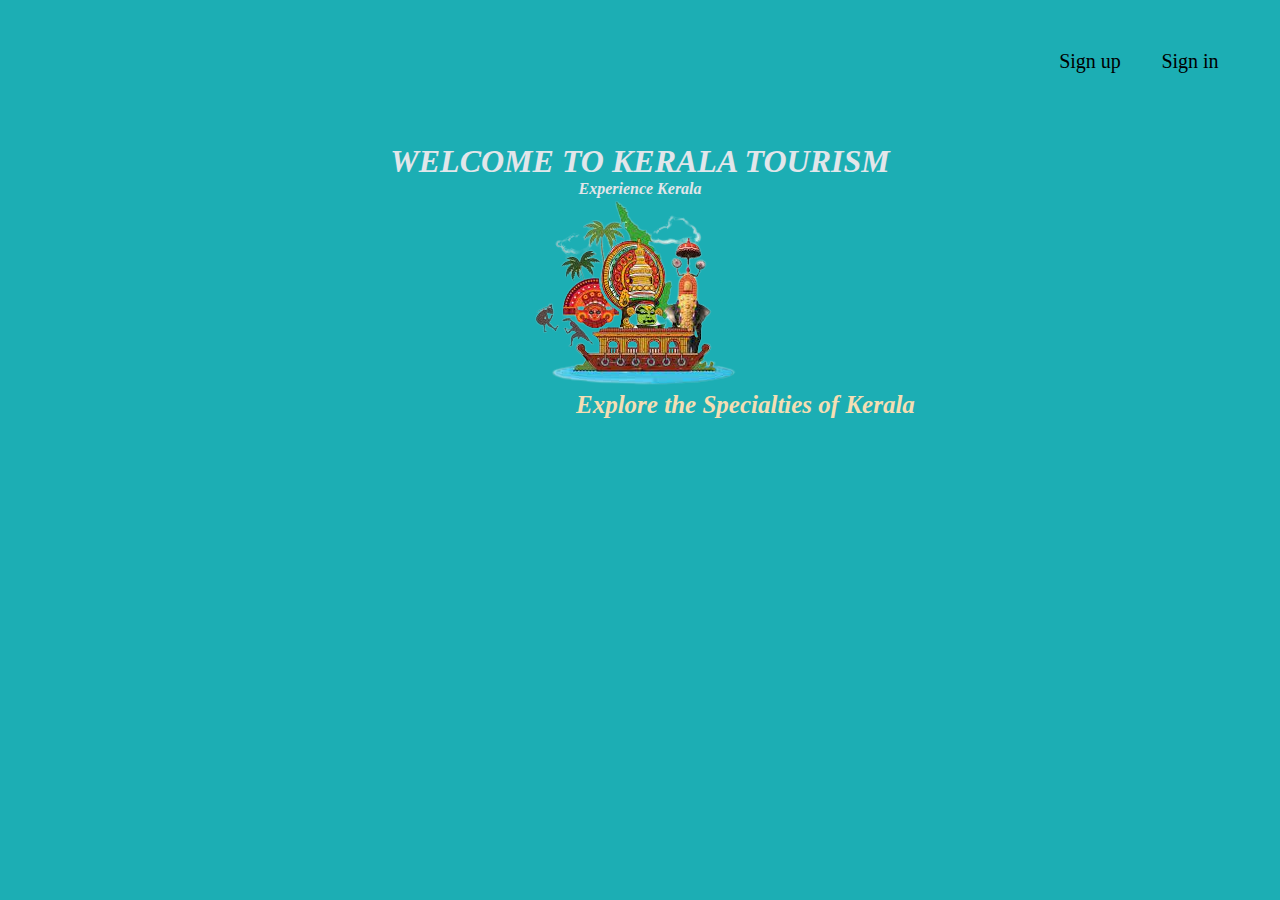
<file: entry/index.html>
<!DOCTYPE html>
<html lang="en">
<head>
    <meta charset="UTF-8">
    <meta name="viewport" content="width=device-width, initial-scale=1.0">
    <title>Document</title>
    <script src="https://cdn.jsdelivr.net/npm/@popperjs/core@2.9.2/dist/umd/popper.min.js" integrity="sha384-IQsoLXl5PILFhosVNubq5LC7Qb9DXgDA9i+tQ8Zj3iwWAwPtgFTxbJ8NT4GN1R8p" crossorigin="anonymous"></script>
    <script src="https://cdn.jsdelivr.net/npm/bootstrap@5.0.2/dist/js/bootstrap.min.js" integrity="sha384-cVKIPhGWiC2Al4u+LWgxfKTRIcfu0JTxR+EQDz/bgldoEyl4H0zUF0QKbrJ0EcQF" crossorigin="anonymous"></script>
    <link href="https://cdn.jsdelivr.net/npm/bootstrap@5.0.2/dist/css/bootstrap.min.css" rel="stylesheet" integrity="sha384-EVSTQN3/azprG1Anm3QDgpJLIm9Nao0Yz1ztcQTwFspd3yD65VohhpuuCOmLASjC" crossorigin="anonymous">
    <link rel="stylesheet" href="style.css">
</head>
<body class="bg">
    <header class="head">
      <button>
        <a href="sign.html">Sign up</a>
      </button> 
      <button>
        <a href="signin.html">Sign in</a>
      </button> 
    </header>
    <section class="home">
        <div class="A">
            <h1>WELCOME TO KERALA  TOURISM</h1>
            <h4>Experience Kerala</h4>
            <img src="./image/download__1_-removebg-preview.png" alt="">
        </div>
        <div id="">
            <a id="B" href="Explore.html">Explore the Specialties of Kerala</a>
        </div>
    </section>
    <footer>
        <br><br><br>
        <div>
        </div>
    </footer>
</body>
</html>
</file>
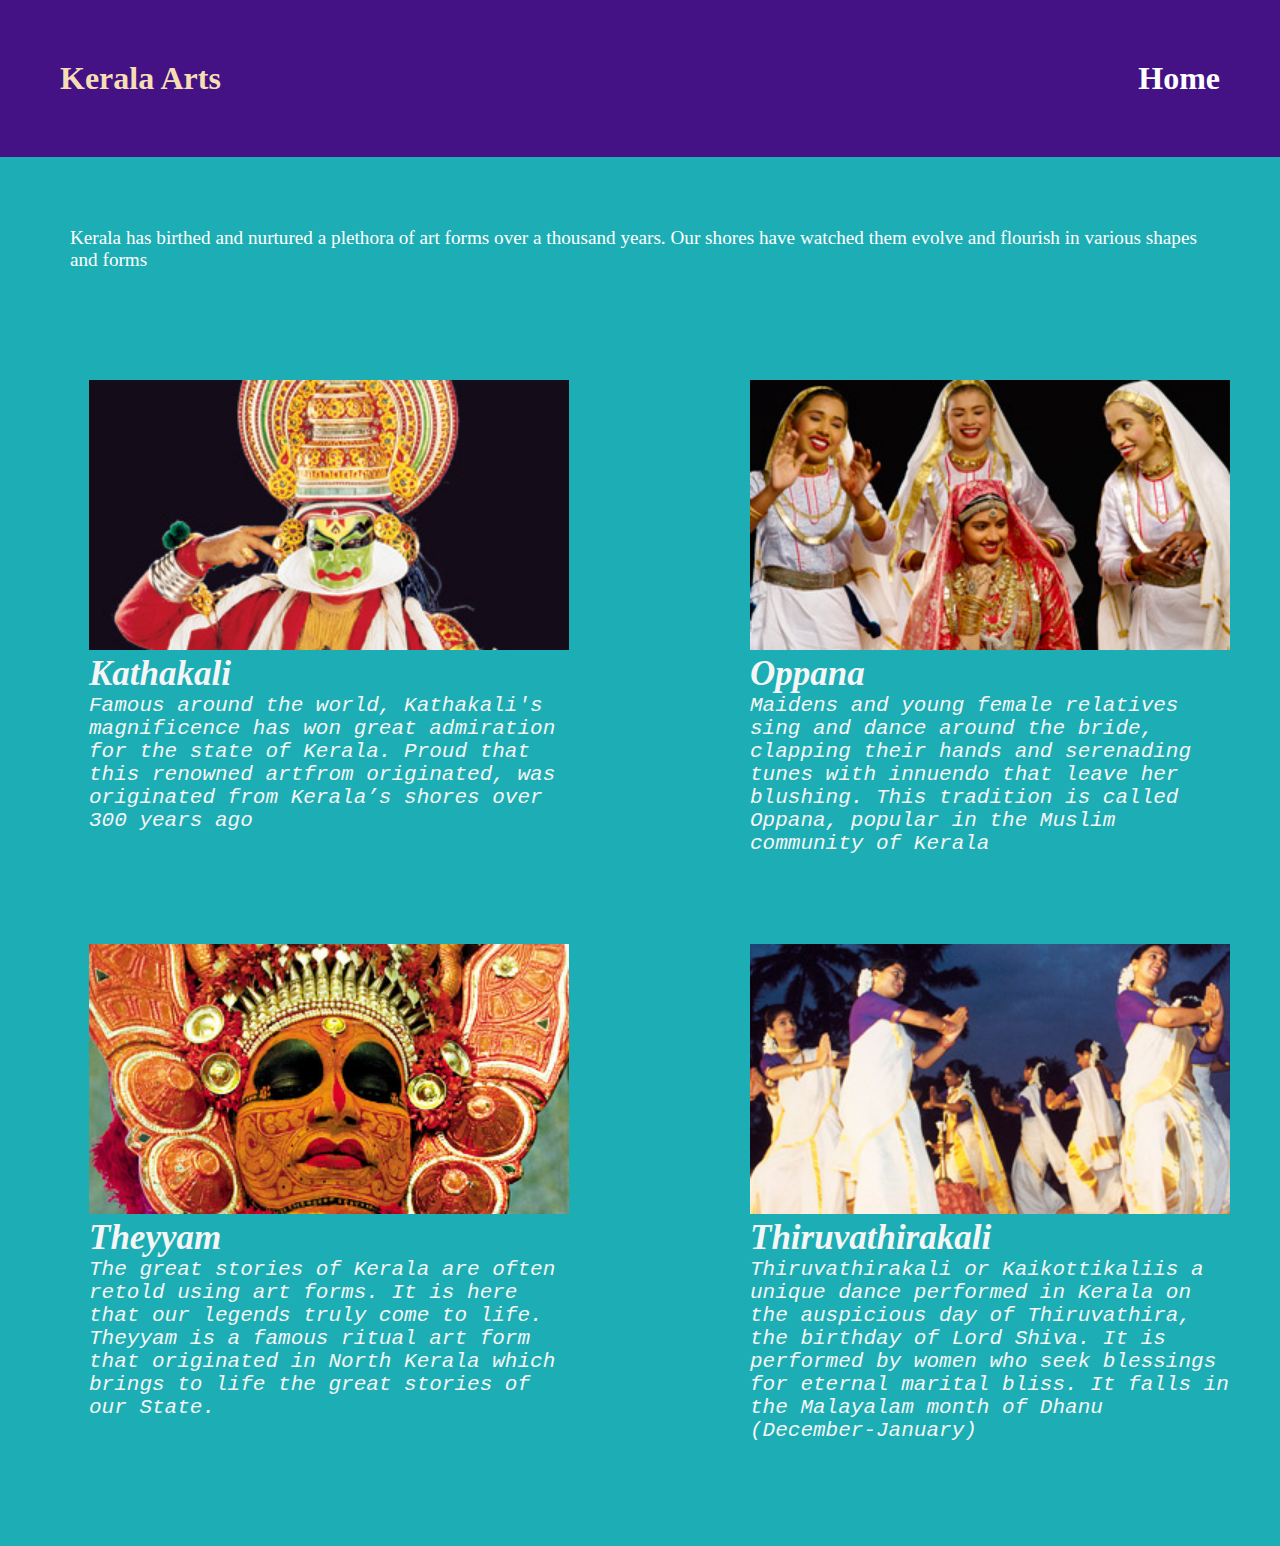
<file: entry/arts.html>
<!DOCTYPE html>
<html lang="en">
<head>
    <meta charset="UTF-8">
    <meta name="viewport" content="width=device-width, initial-scale=1.0">
    <link rel="stylesheet" href="style.css">
    <title>Document</title>
</head>
<body class="bg">
    <div id="D">
        <h1 id="D">Kerala Arts</h1>
        <a href="index.html"><h1>Home</h1></a>
    </div>
    <section>
        <div class="dis">
            <p>
                Kerala has birthed and nurtured a plethora of art forms over a thousand years.
                 Our shores have watched them evolve and flourish in various shapes and forms
            </p>
        </div>
        <div class="main2">
            <div class="H">
                <div>
                    <img src="./image/kathakali20131111114431_15_1.jpg" alt="">
                    <h3>Kathakali</h3>
                    <p>
                        Famous around the world, Kathakali's magnificence has won great admiration for the state of Kerala. Proud that this renowned artfrom originated,
                         was originated from Kerala’s shores over 300 years ago
                    </p>
                </div>
                <div>
                    <img src="./image/oppana20131111114857_17_1.jpg" alt="">
                    <h3>Oppana</h3>
                <p> 
                    Maidens and young female relatives sing and dance around the bride, clapping their hands and serenading tunes with innuendo that leave her blushing. 
                    This tradition is called Oppana, popular in the Muslim community of Kerala
                </p>
                </div>
            </div>  
            <div class="H">
                <div>
                    <img src="./image/theyyam20131111114949_1_1.jpg" alt="">
                    <h3>Theyyam</h3>
                <p>
                    The great stories of Kerala are often retold using art forms. It is here that our legends truly come to life. 
                    Theyyam is a famous ritual art form that originated in North Kerala which brings to life the great stories of our State.
                </p>
                </div>
                <div>
                    <img src="./image/thiruvathirakali20131111115026_21_1.jpg" alt="">
                    <h3>Thiruvathirakali</h3>
                    <p>
                        Thiruvathirakali or Kaikottikaliis a unique dance performed in Kerala on the auspicious day of Thiruvathira, the birthday of Lord Shiva.
                         It is performed by women who seek blessings for eternal marital bliss. It falls in the Malayalam month of Dhanu (December-January)
                    </p>
                </div>
            </div>   
        </div>
    </section>
</body>
</html>
</file>
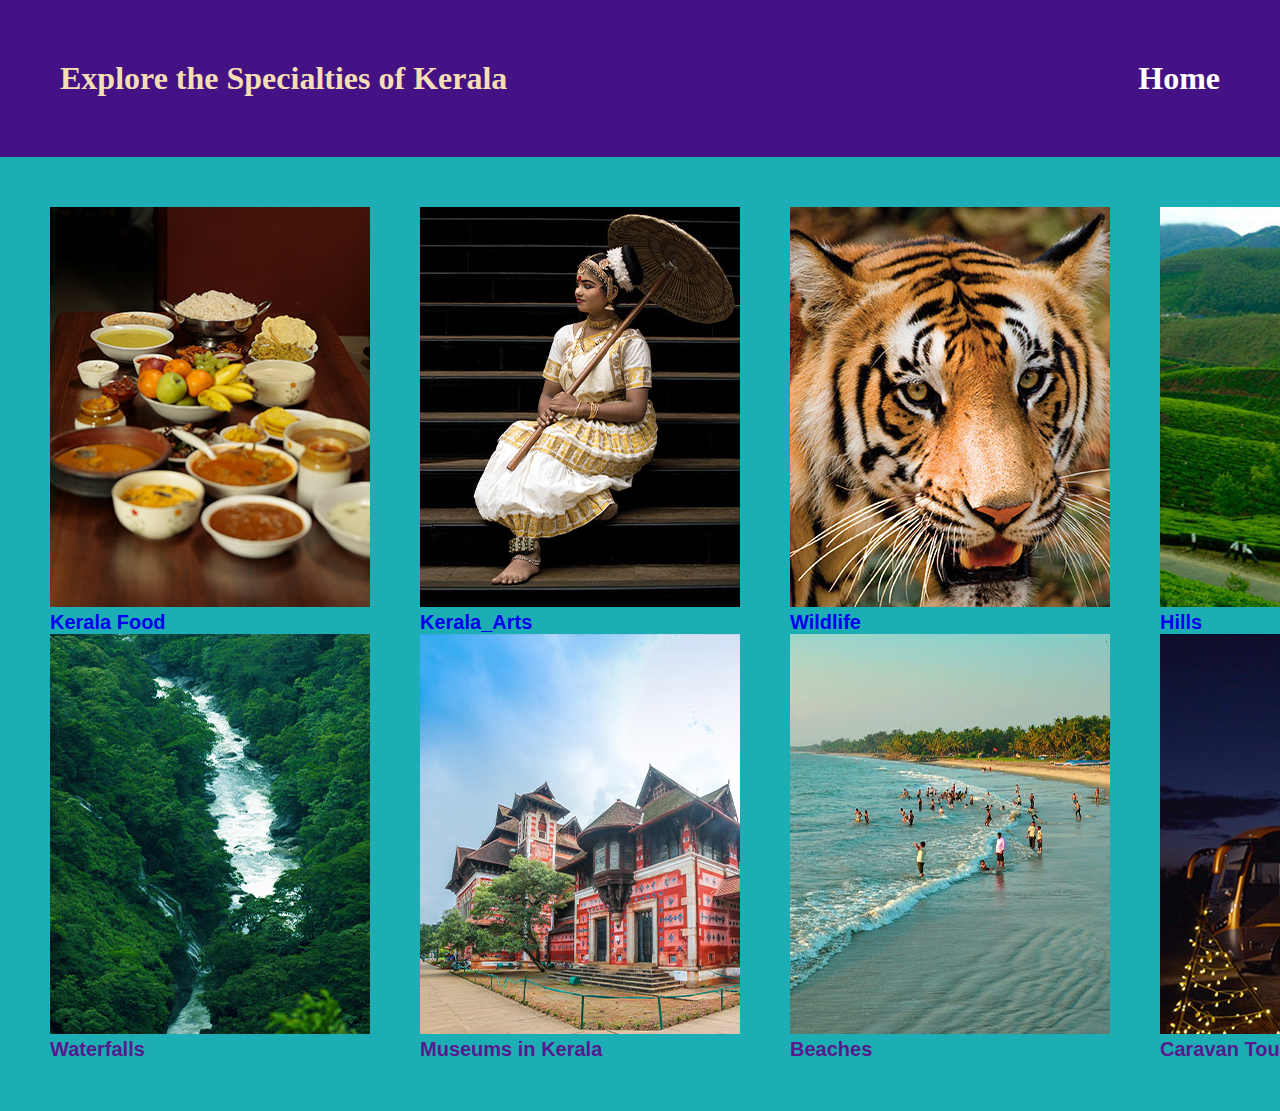
<file: entry/Explore.html>
<!DOCTYPE html>
<html lang="en">
<head>
    <meta charset="UTF-8">
    <meta name="viewport" content="width=device-width, initial-scale=1.0">
    <title>Document</title>
    <link rel="stylesheet" href="style.css">
</head>
<body class="bg">
    <div id="D">
        <h1 id="D">Explore the Specialties of Kerala</h1>
        <a href="index.html"><h1>Home</h1></a>
    </div>
    <section class="main">

            <div class="img2">
                <div>
                    <img src="./image/cuisine.jpg" alt="">
                    <a href="food.html">Kerala Food</a>
                </div>
                <div>
                    <img src="./image/artforms.jpg" alt="">
                    <a href="arts.html">Kerala_Arts</a>
                </div>
                <div>
                    <img src="./image/wildlife-2.jpg" alt="">
                    <a href="wild.html">Wildlife</a>
                </div> 
                <div>
                    <img id="hill" src="./image/devikulam_hills_in_munnar20131031103731_132_1.jpg" alt="">
                    <a href="hill.html">Hills</a>
                </div>
            </div> 
            <div class="img2">
                <div>
                    <img src="./image/waterfalls.jpg" alt="">
                    <a href="">Waterfalls</a>
                </div>
                <div>
                    <img src="./image/museum.jpg" alt="">
                    <a href="">Museums in Kerala</a>
                </div>
                <div>
                    <img src="./image/beach.jpg" alt="">
                    <a href="">Beaches</a>
                </div>
                <div>
                    <img src="./image/caravan.jpg" alt="">
                    <a href="">Caravan Tourism</a>
                </div>
            </div>   
      
    </section>
</body>
</html>
</file>
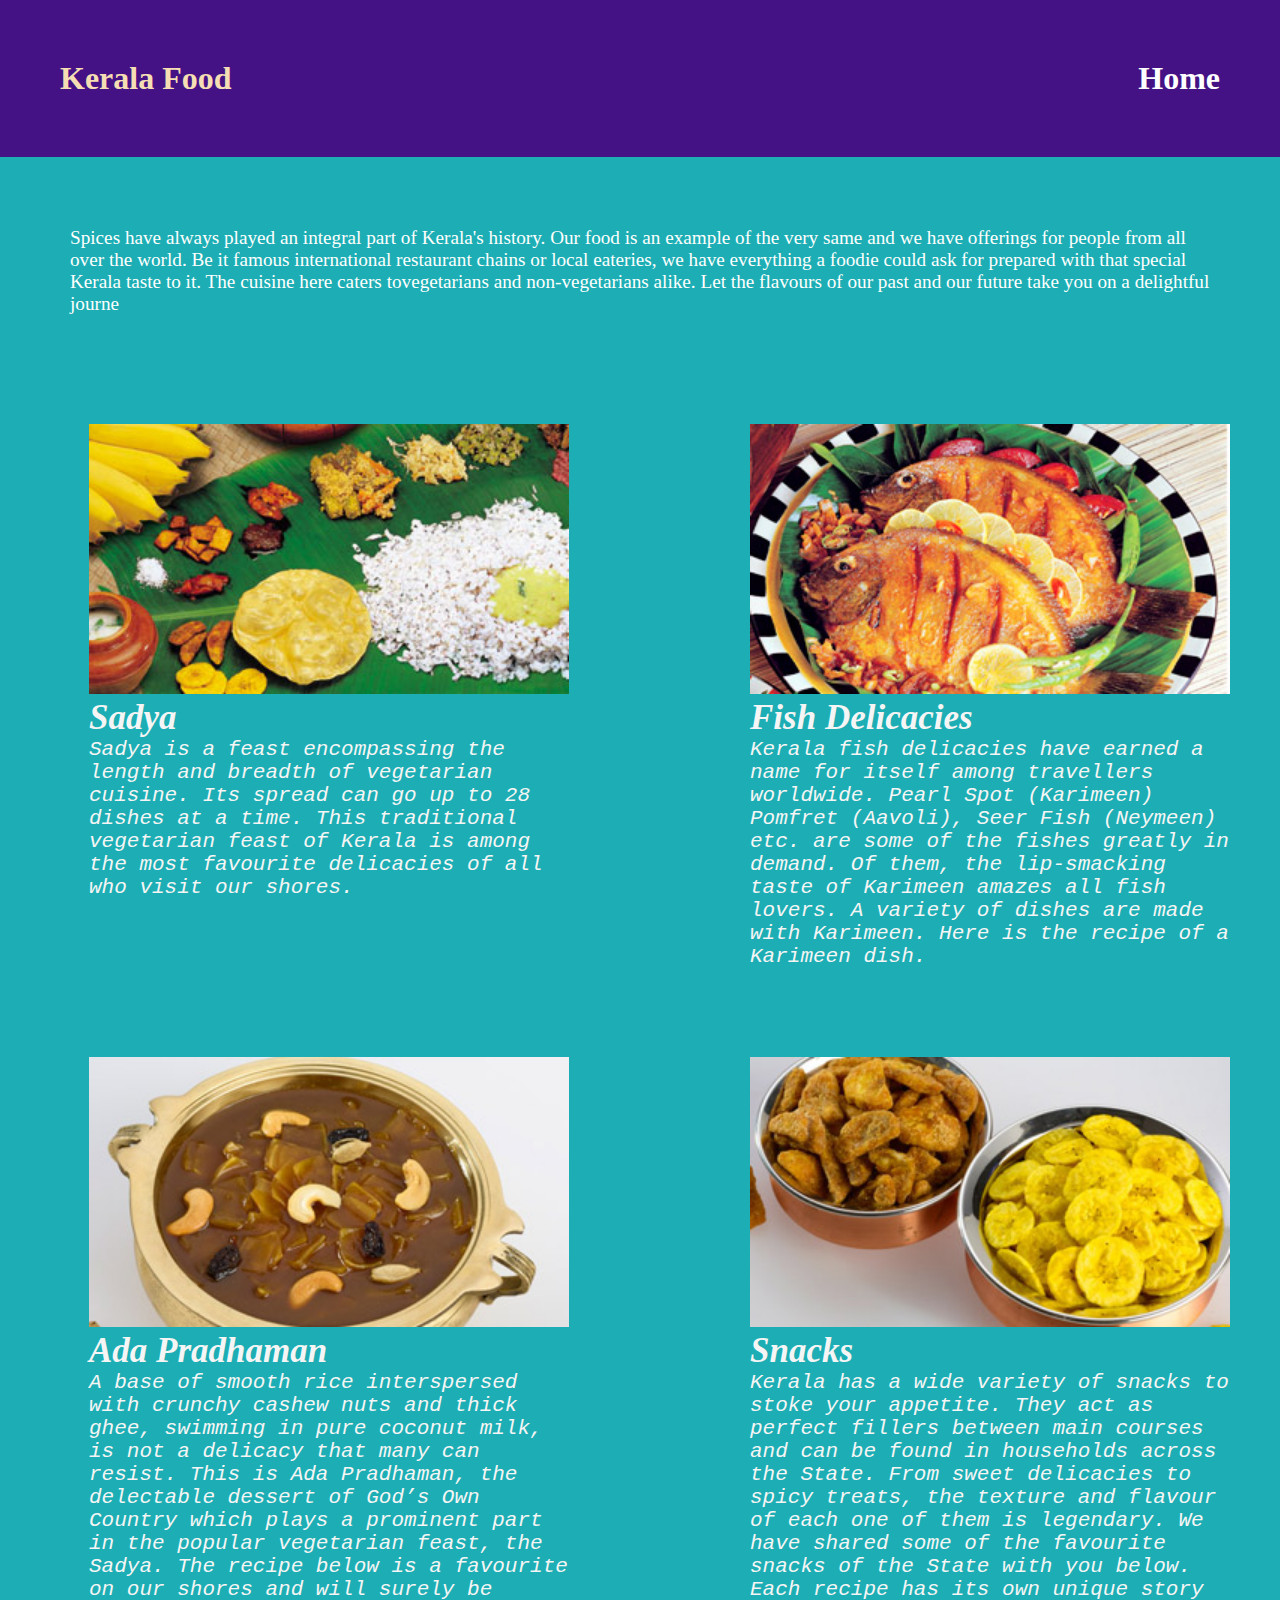
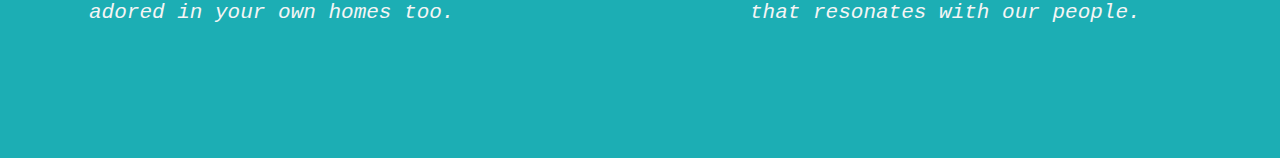
<file: entry/food.html>
<!DOCTYPE html>
<html lang="en">
<head>
    <meta charset="UTF-8">
    <meta name="viewport" content="width=device-width, initial-scale=1.0">
    <link rel="stylesheet" href="style.css">
    <title>Document</title>
</head>
<body class="bg">
    <div id="D">
        <h1 id="D">Kerala Food</h1>
        <a href="index.html"><h1>Home</h1></a>
    </div>
    <section>
        <div class="dis">
            <p>
                Spices have always played an integral part of Kerala's history. Our food is an example of the very same and we 
                have offerings for people from all over the world.  Be it famous international restaurant chains or local eateries, 
                we have everything a foodie could ask for prepared with that special Kerala taste to it. The cuisine here caters tovegetarians 
                and non-vegetarians alike. Let the flavours of our past and our future take you on a delightful journe
            </p>
        </div>
        <div class="main2">
            <div class="H">
                <div>
                    <img src="./image/sadya-320x180.jpg" alt="">
                    <h3>Sadya</h3>
                    <p>Sadya is a feast encompassing the length and breadth of vegetarian cuisine. Its spread can go up to 28 dishes at a time.
                        This traditional vegetarian feast of Kerala is among the most favourite delicacies of all who visit our shores.
                    </p>
                </div>
                <div>
                    <img src="./image/fish20131125162521.jpg" alt="">
                    <h3>Fish Delicacies</h3>
                <p> 
                    Kerala fish delicacies have earned a name for itself among travellers worldwide. Pearl Spot (Karimeen) Pomfret (Aavoli), Seer Fish (Neymeen) etc. are some of the fishes greatly in demand.
                    Of them, the lip-smacking taste of Karimeen amazes all fish lovers. A variety of dishes are made with Karimeen. Here is the recipe of a Karimeen dish.
                </p>
                </div>
            </div>  
            <div class="H">
                <div>
                    <img src="./image/Ada_Pradhaman20131116144147_15_1.jpg" alt="">
                    <h3>Ada Pradhaman</h3>
                <p>
                    A base of smooth rice interspersed with crunchy cashew nuts and thick ghee, swimming in pure coconut milk, is not a delicacy that many can resist.
                    This is Ada Pradhaman, the delectable dessert of God’s Own Country which plays a prominent part in the popular vegetarian feast, the Sadya. The recipe below is a favourite on our shores and will surely be adored in your own homes too.
                </p>
                </div>
                <div>
                    <img src="./image/snacks20131125130358.jpg" alt="">
                    <h3>Snacks</h3>
                <p>
                    Kerala has a wide variety of snacks to stoke your appetite. They act as perfect fillers between main courses and can be found in households across the State.
                    From sweet delicacies to spicy treats, the texture and flavour of each one of them is legendary. We have shared some of the favourite snacks of the State with you below. Each recipe has its own unique story that resonates with our people.
                </p>
                </div>
            </div>   
        </div>
    </section>
</body>
</html>
</file>
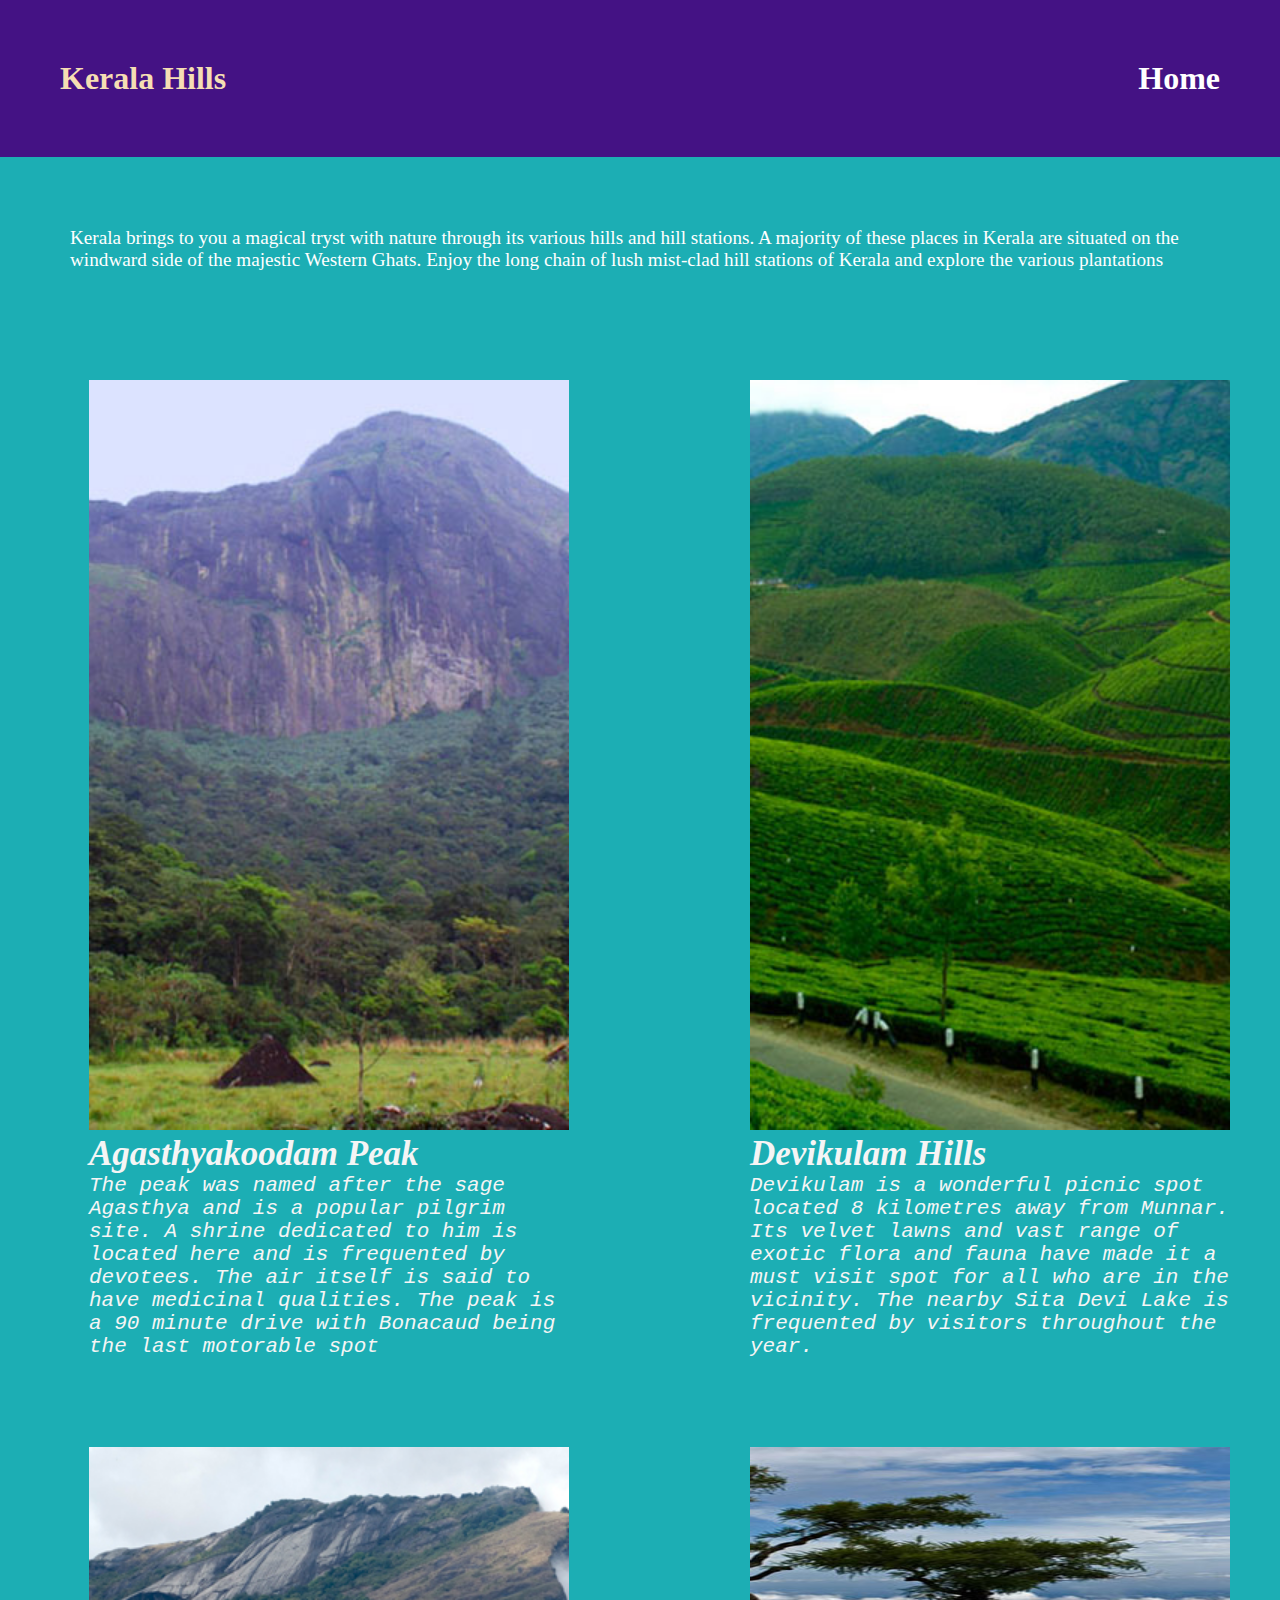
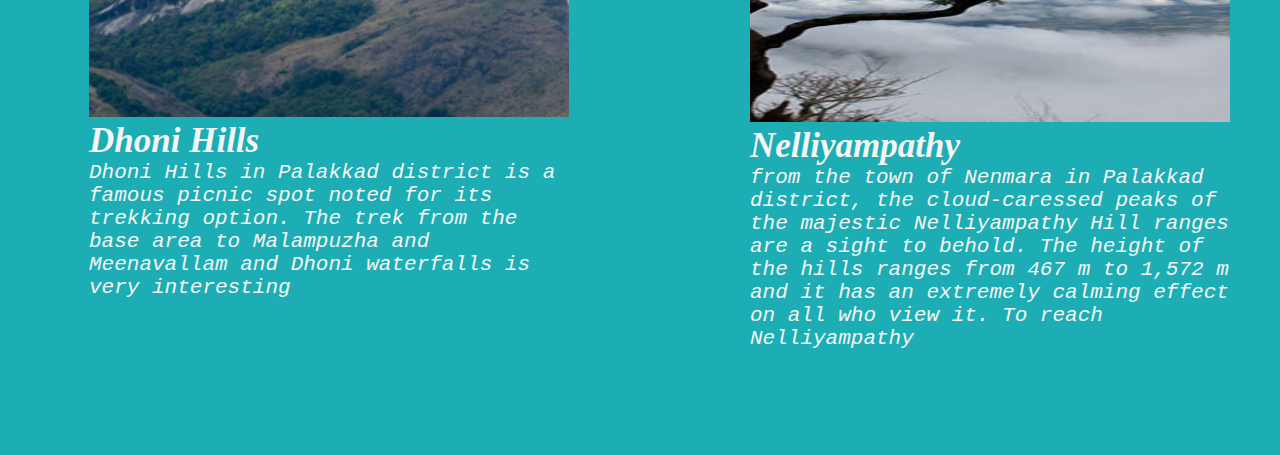
<file: entry/hill.html>
<!DOCTYPE html>
<html lang="en">
<head>
    <meta charset="UTF-8">
    <meta name="viewport" content="width=device-width, initial-scale=1.0">
    <link rel="stylesheet" href="style.css">
    <title>Document</title>
</head>
<body class="bg">
    <div id="D">
        <h1 id="D">Kerala Hills</h1>
        <a href="index.html"><h1>Home</h1></a>
    </div>
    <section>
        <div class="dis">
            <p>
                Kerala brings to you a magical tryst with nature through its various hills and hill stations. A majority of these places in Kerala are situated on the windward side of the majestic Western Ghats.
                 Enjoy the long chain of lush mist-clad hill stations of Kerala and explore the various plantations
            </p>
        </div>
        <div class="main2">
            <div class="H">
                <div>
                    <img src="./image/agasthyakoodam20131114155513_245_1.jpg" alt="">
                    <h3>Agasthyakoodam Peak</h3>
                    <p>
                        The peak was named after the sage Agasthya and is a popular pilgrim site. A shrine dedicated to him is located here and is frequented by devotees. The air itself is said to have medicinal qualities.
                         The peak is a 90 minute drive with Bonacaud being the last motorable spot
                    </p>
                </div>
                <div>
                    <img src="./image/devikulam_hills_in_munnar20131031103731_132_1 (1).jpg" alt="">
                    <h3>Devikulam Hills</h3>
                <p> 
                    Devikulam is a wonderful picnic spot located 8 kilometres away from Munnar. Its velvet lawns and vast range of exotic flora and fauna have made it a must visit spot for all who are in the vicinity. 
                    The nearby Sita Devi Lake is frequented by visitors throughout the year.
                </p>
                </div>
            </div>  
            <div class="H">
                <div>
                    <img src="./image/dhoni_in_palakkad20131213102330_510_1.jpg" alt="">
                    <h3>Dhoni Hills</h3>
                <p>
                    Dhoni Hills in Palakkad district is a famous picnic spot noted for its trekking option.
                     The trek from the base area to Malampuzha and Meenavallam and Dhoni waterfalls is very interesting
                </p>
                </div>
                <div>
                    <img style="height: 275px;" src="./image/nelliyampathy_hills_palakkad20131031111644_152_1.jpg" alt="">
                    <h3>Nelliyampathy</h3>
                    <p>
                        from the town of Nenmara in Palakkad district, the cloud-caressed peaks of the majestic Nelliyampathy Hill ranges are a sight to behold. The height of
                         the hills ranges from 467 m to 1,572 m and it has an extremely calming effect on all who view it. To reach Nelliyampathy
                    </p>
                </div>
            </div>   
        </div>
    </section>
</body>
</html>
</file>
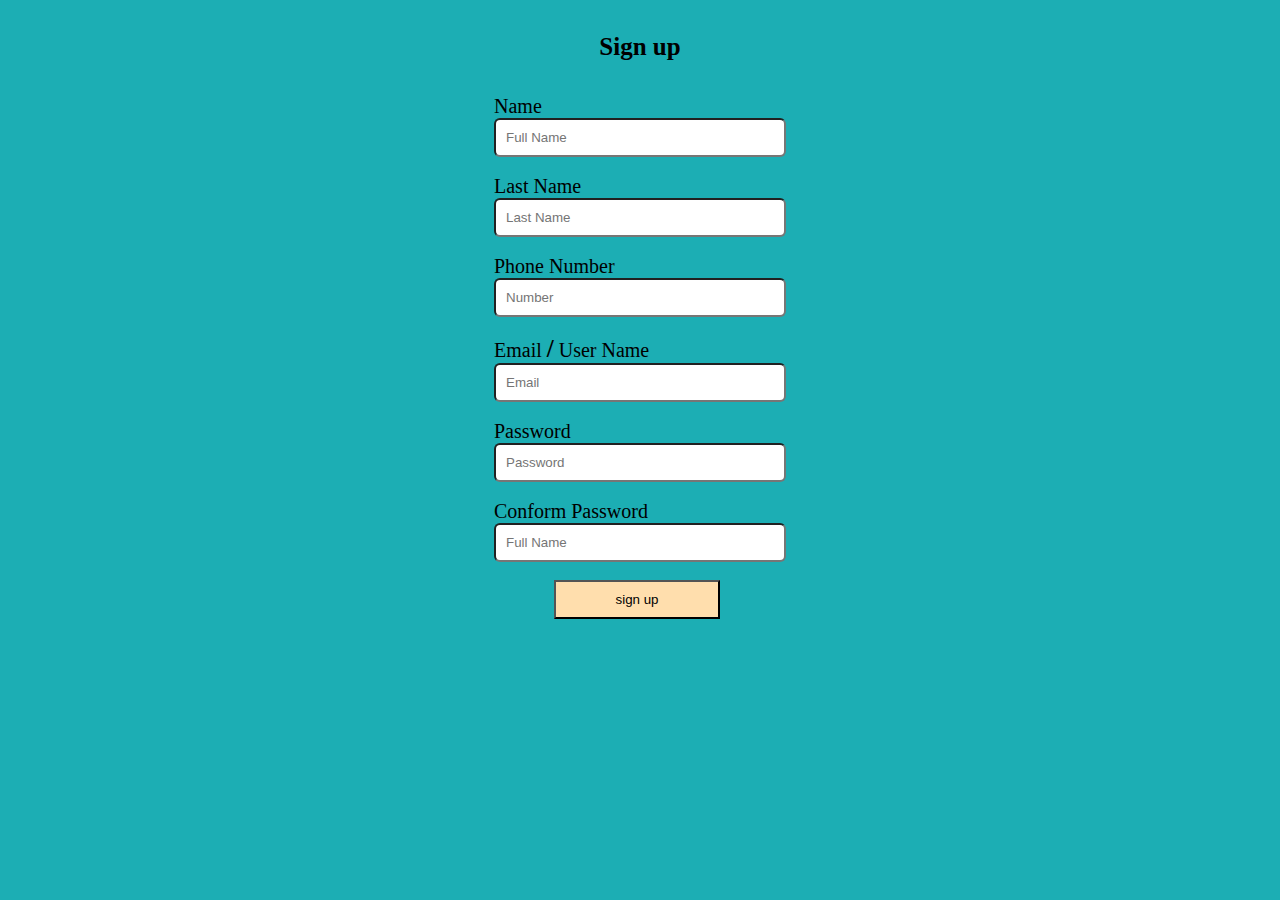
<file: entry/sign.html>
<!DOCTYPE html>
<html lang="en">
<head>
    <meta charset="UTF-8">
    <meta name="viewport" content="width=device-width, initial-scale=1.0">
    <link rel="stylesheet" href="style2.css">
    <title>Document</title>
</head>
<body class="bg">
    <SEction>
        <h4 id="up">Sign up</h4>
        <div class="sign">
            <form action="">
                <div>
                    <label for="">Name</label><br>
                    <input type="text" placeholder="Full Name">
                </div>
                <br>
                <div>
                    <label for="">Last Name</label><br>
                    <input type="text" placeholder="Last Name">
                </div>
                <br>
                <div>
                    <label for="">Phone Number</label><br>
                    <input type="text" placeholder="Number">
                </div>
                <br>
                <div>
                    <label for="">Email <span id="M">/</span> User Name</label><br>
                    <input type="text" placeholder="Email">
                </div>
                <br>
                <div>
                    <label for="">Password</label><br>
                    <input type="text" placeholder="Password">
                </div>
                <br>
                <div>
                    <label for="">Conform Password</label><br>
                    <input type="text" placeholder="Full Name">
                </div>
                <br>
                <button>sign up</button> 
            </form>
        </div>   
    </SEction>
   
    
</body>
</html>
</file>
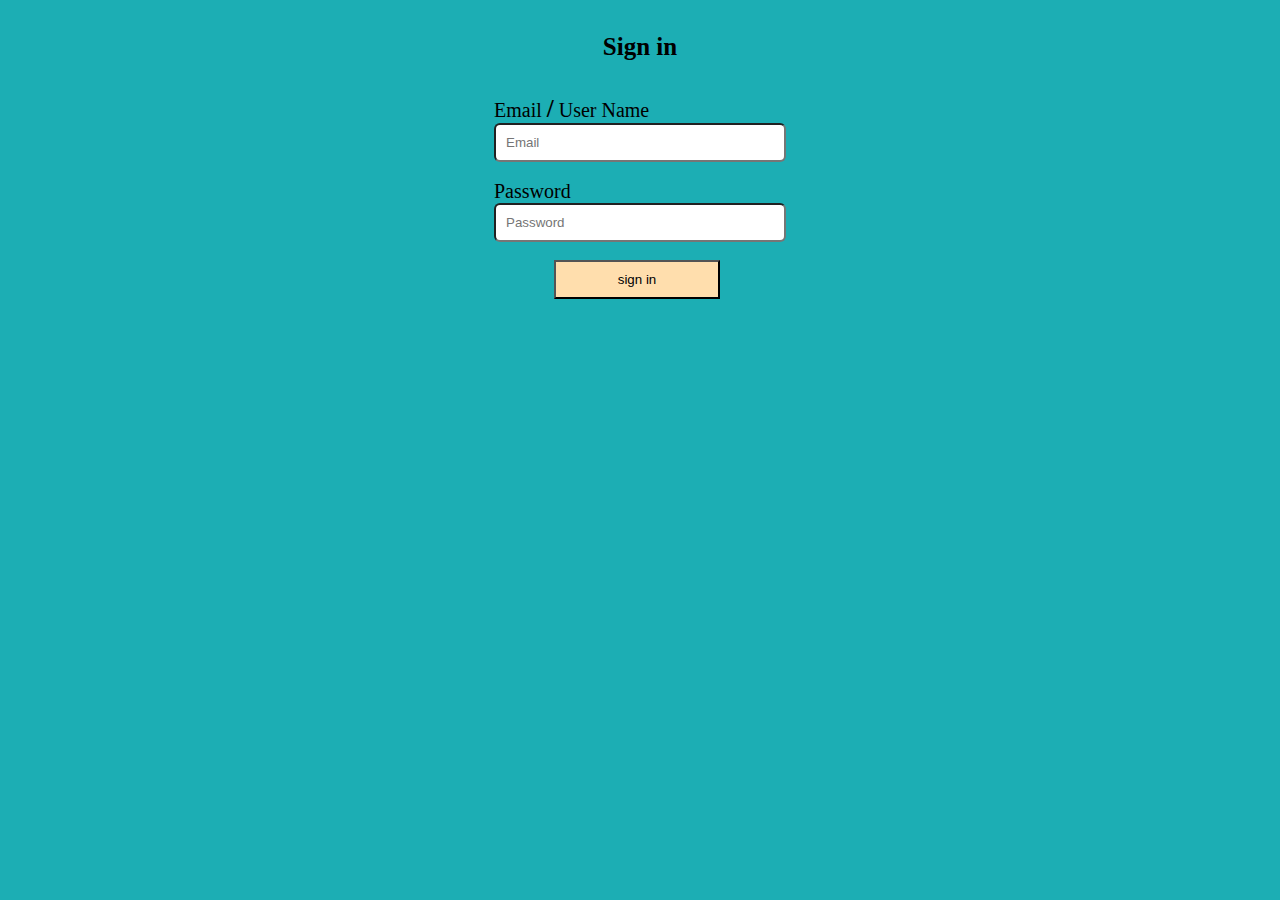
<file: entry/signin.html>
<!DOCTYPE html>
<html lang="en">
<head>
    <meta charset="UTF-8">
    <meta name="viewport" content="width=device-width, initial-scale=1.0">
    <link rel="stylesheet" href="style2.css">
    <title>Document</title>
</head>
<body class="bg">
    <SEction>
        <h4 id="up">Sign in</h4>
        <div class="sign">
            <form action="">
                <div>
                    <label for="">Email <span id="M">/</span> User Name</label><br>
                    <input type="text" placeholder="Email">
                </div>
                <br>
                <div>
                    <label for="">Password</label><br>
                    <input type="text" placeholder="Password">
                </div>
                <br>
                <button>sign in</button> 
            </form>
        </div>   
    </SEction>
   
    
</body>
</html>
</file>
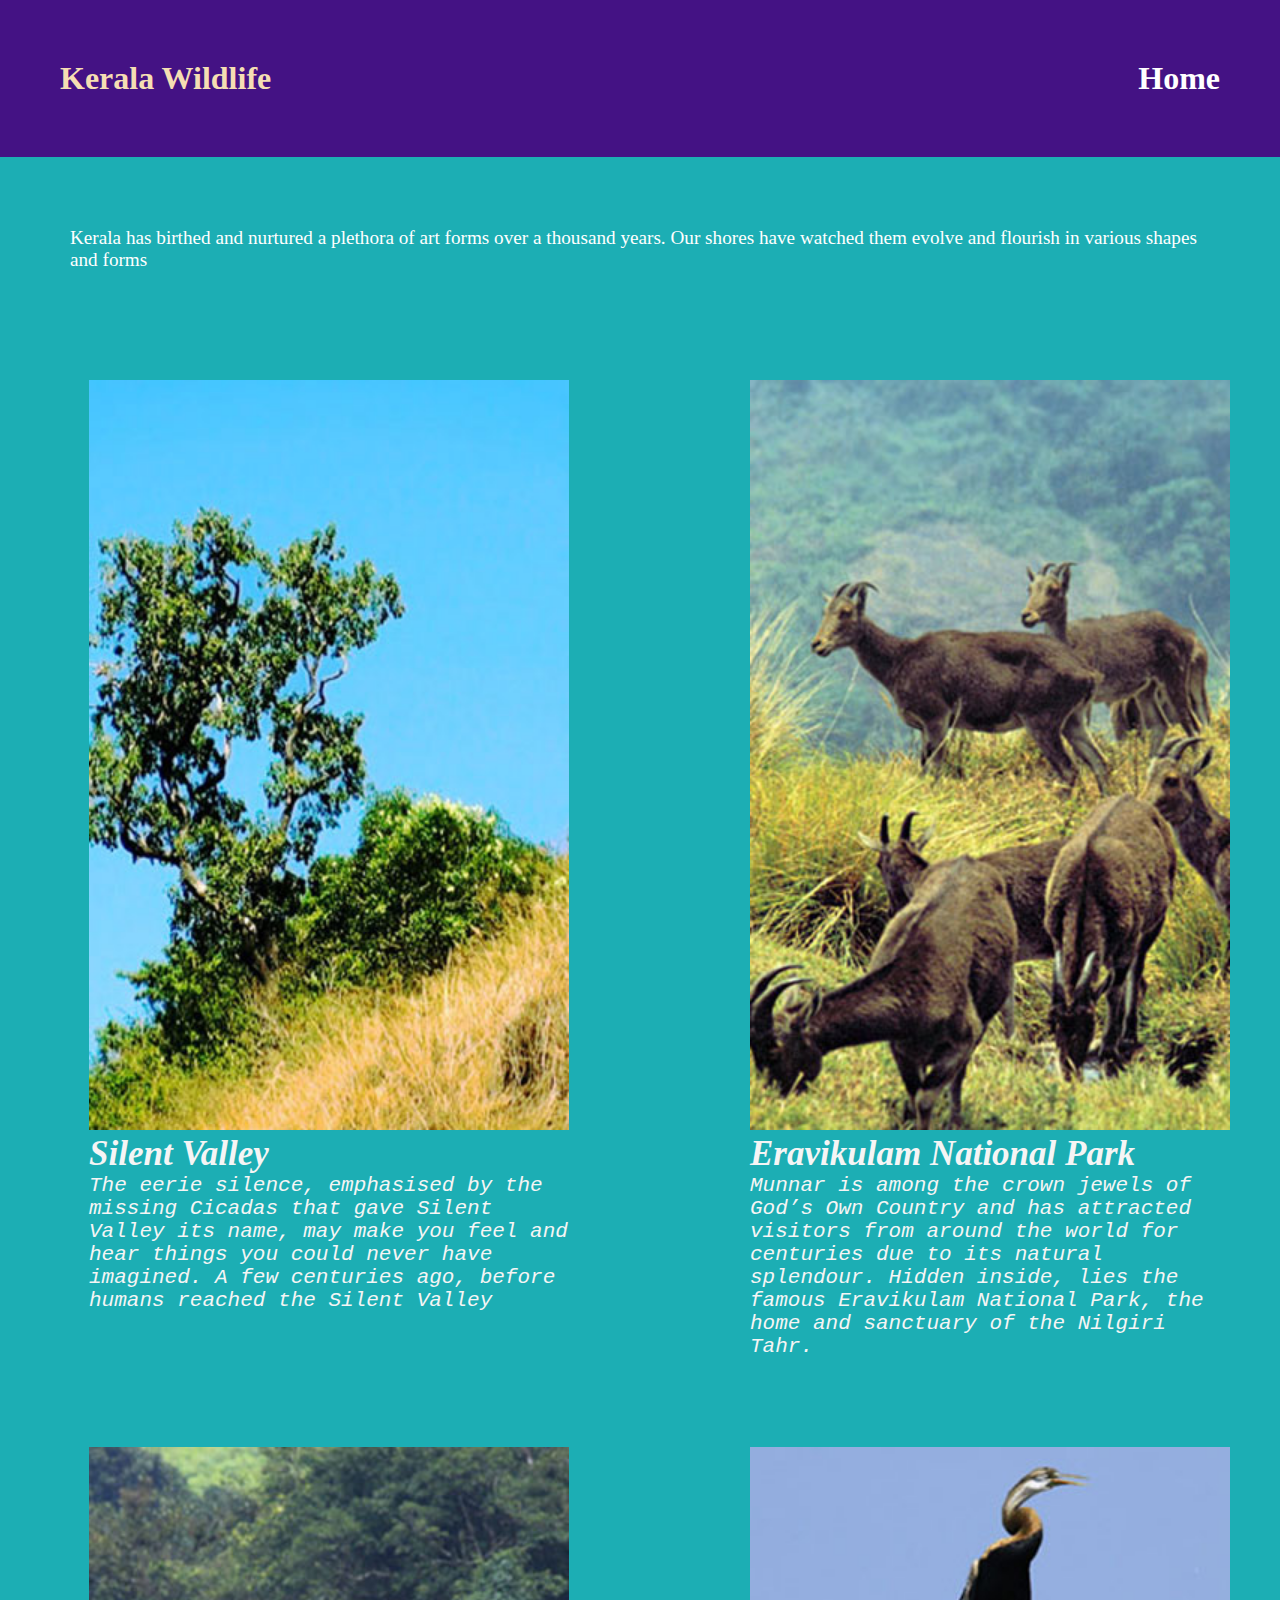
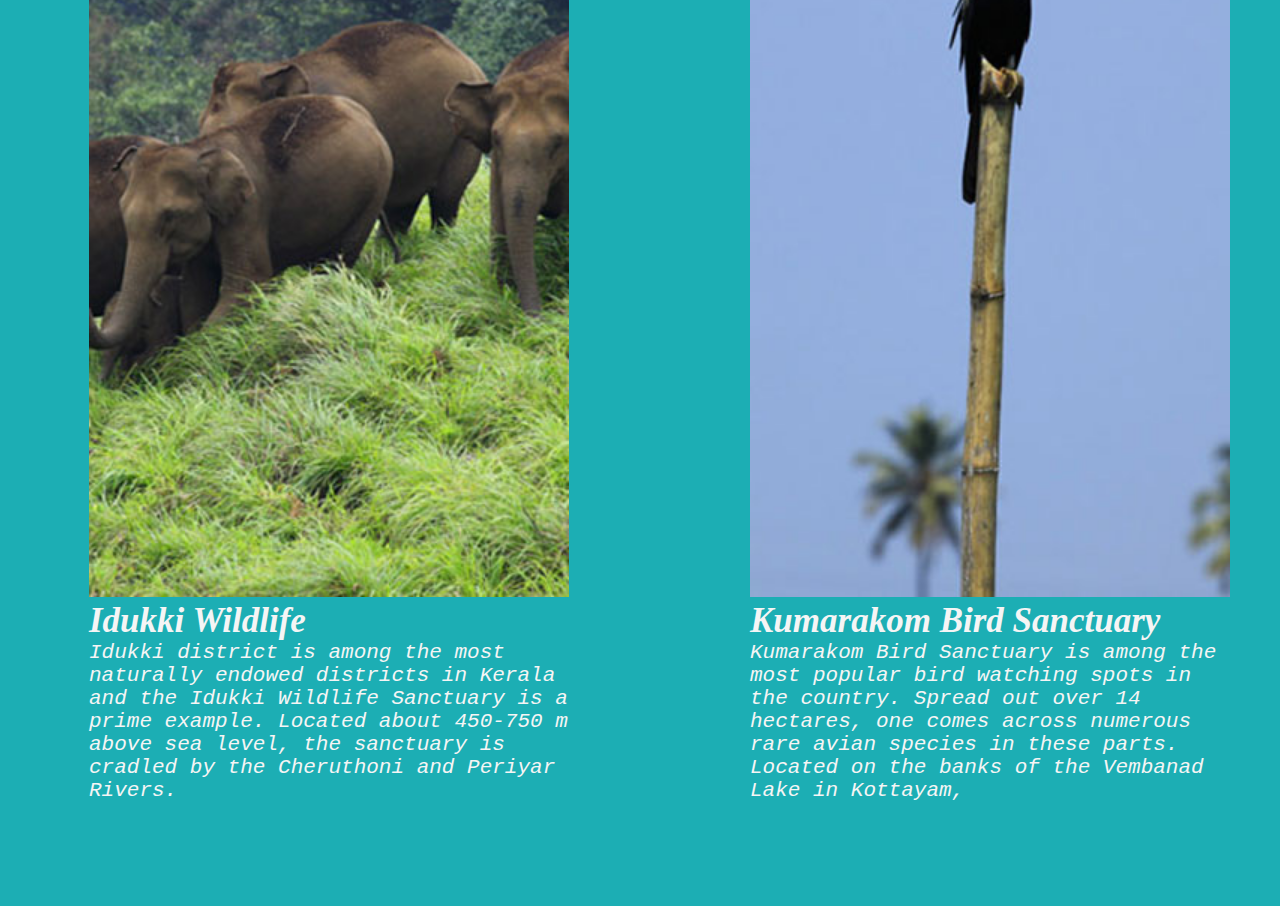
<file: entry/wild.html>
<!DOCTYPE html>
<html lang="en">
<head>
    <meta charset="UTF-8">
    <meta name="viewport" content="width=device-width, initial-scale=1.0">
    <link rel="stylesheet" href="style.css">
    <title>Document</title>
</head>
<body class="bg">
    <div id="D">
        <h1 id="D">Kerala Wildlife</h1>
        <a href="index.html"><h1>Home</h1></a>
    </div>
    <section>
        <div class="dis">
            <p>
                Kerala has birthed and nurtured a plethora of art forms over a thousand years.
                 Our shores have watched them evolve and flourish in various shapes and forms
            </p>
        </div>
        <div class="main2">
            <div class="H">
                <div>
                    <img src="./image/silent_valley_national_park_palakkad20131128114143_157_2.jpg" alt="">
                    <h3>Silent Valley </h3>
                    <p>
                        The eerie silence, emphasised by the missing Cicadas that gave Silent Valley its name, may make you feel 
                        and hear things you could never have imagined. A few centuries ago, before humans reached the Silent Valley
                    </p>
                </div>
                <div>
                    <img src="./image/eravikulam_national_park20131031104255_319_1.jpg" alt="">
                    <h3>Eravikulam National Park</h3>
                <p> 
                    Munnar is among the crown jewels of God’s Own Country and has attracted visitors from around the world for centuries due to its natural splendour. 
                    Hidden inside, lies the famous Eravikulam National Park, the home and sanctuary of the Nilgiri Tahr.
                </p>
                </div>
            </div>  
            <div class="H">
                <div>
                    <img src="./image/idukki_wildlife_sanctuary20131031104628_188_1.jpg" alt="">
                    <h3>Idukki Wildlife </h3>
                <p>
                    Idukki district is among the most naturally endowed districts in Kerala and the Idukki Wildlife Sanctuary is a prime example. 
                    Located about 450-750 m above sea level, the sanctuary is cradled by the Cheruthoni and Periyar Rivers.
                </p>
                </div>
                <div>
                    <img src="./image/kumarakom_bird_sanctuary20131031110102_525_1.jpg" alt="">
                    <h3>Kumarakom Bird Sanctuary</h3>
                    <p>
                        Kumarakom Bird Sanctuary is among the most popular bird watching spots in the country. Spread out over 14 hectares,
                         one comes across numerous rare avian species in these parts. Located on the banks of the Vembanad Lake in Kottayam,
                    </p>
                </div>
            </div>   
        </div>
    </section>
</body>
</html>
</file>
<file: entry/style.css>
*{
    margin: 0;
    padding: 0;
}
#img1{
    width: 11rem;
    background-color: gray;
}
.head{
    display: flex;
    justify-content: end;
    padding: 50px;
    gap: 20px;
}
.head a{
    text-decoration: none;
    padding: 3px;
    font-size: 20px;
    color: black;
    font-family: cursive;
}
.head button{
    width: 5rem;
    border: none;
    background-color:  rgb(28, 174, 180);
}
.bg{
    background-color: rgb(28, 174, 180);

}
.H{
    margin-top: 150px;
}
.A{
    /* font-size: 50px; */
    color: rgb(226, 230, 234);
    font-style: italic;
    font-weight: bolder;
    text-align: center;
    padding-top: 20px;
}
#B{
    font-size: 25px;
    font-weight: 700;
    font-style: oblique;
    display: flex;
    text-decoration: none;
    color: wheat;
    position: absolute;
    left: 36rem;
}


/* explore page */

#D{
    padding: 30px;
    background-color: rgb(68, 18, 132);
    color: wheat;
    display: flex;
    flex-wrap: wrap;
    justify-content: space-between; 
}
#D a{
    text-decoration: none;
    color: white;
    padding: 30px;
}
.img2{
    display: flex;
    gap: 50px;
}
.img2 a{
    font-size: 20px;
    font-weight:700;
    font-family: 'Segoe UI', Tahoma, Geneva, Verdana, sans-serif;
    text-decoration: none;
}
#hill{
    height: 400px;
    width: 320px;
}
.main{
    padding: 50px;
}
.dis{
    color: white;
    padding: 20px;
    margin: 50px;
    font-size: 1.2rem;
}

.main2 img{
    width: 30rem;
}
.main2 h3{
    font-size: 35px;
    color: whitesmoke;
    font-style: italic;
    font-family: cursive;
    font-weight: bolder;
}
.main2 p{
    font-size: 21px;
    font-style: italic;
    color: whitesmoke;
    font-family: monospace;
    gap: 50px;
}
.H{
    display: flex;
    gap: 181px;
    margin: 89px
}
#B:hover{
    color: blue;
}
</file>
<file: entry/style2.css>
.bg{
    background-color: rgb(28, 174, 180);
}
.sign{
    display: flex;
    justify-content: center;
}
#up{
    display: flex;
    justify-content: center;
    font-size: 25px;
    font-family: cursive;
}
label{
    font-size: 20px;
}
input{
    width: 268px;
    border-radius: 6px;
    padding: 10px;
}
button{
    width: 166px;
    padding: 10px;
    background-color: navajowhite;
    margin-left: 60px;
}
#M{
    font-size: 25px;
    font-weight: bolder;
}
</file>
